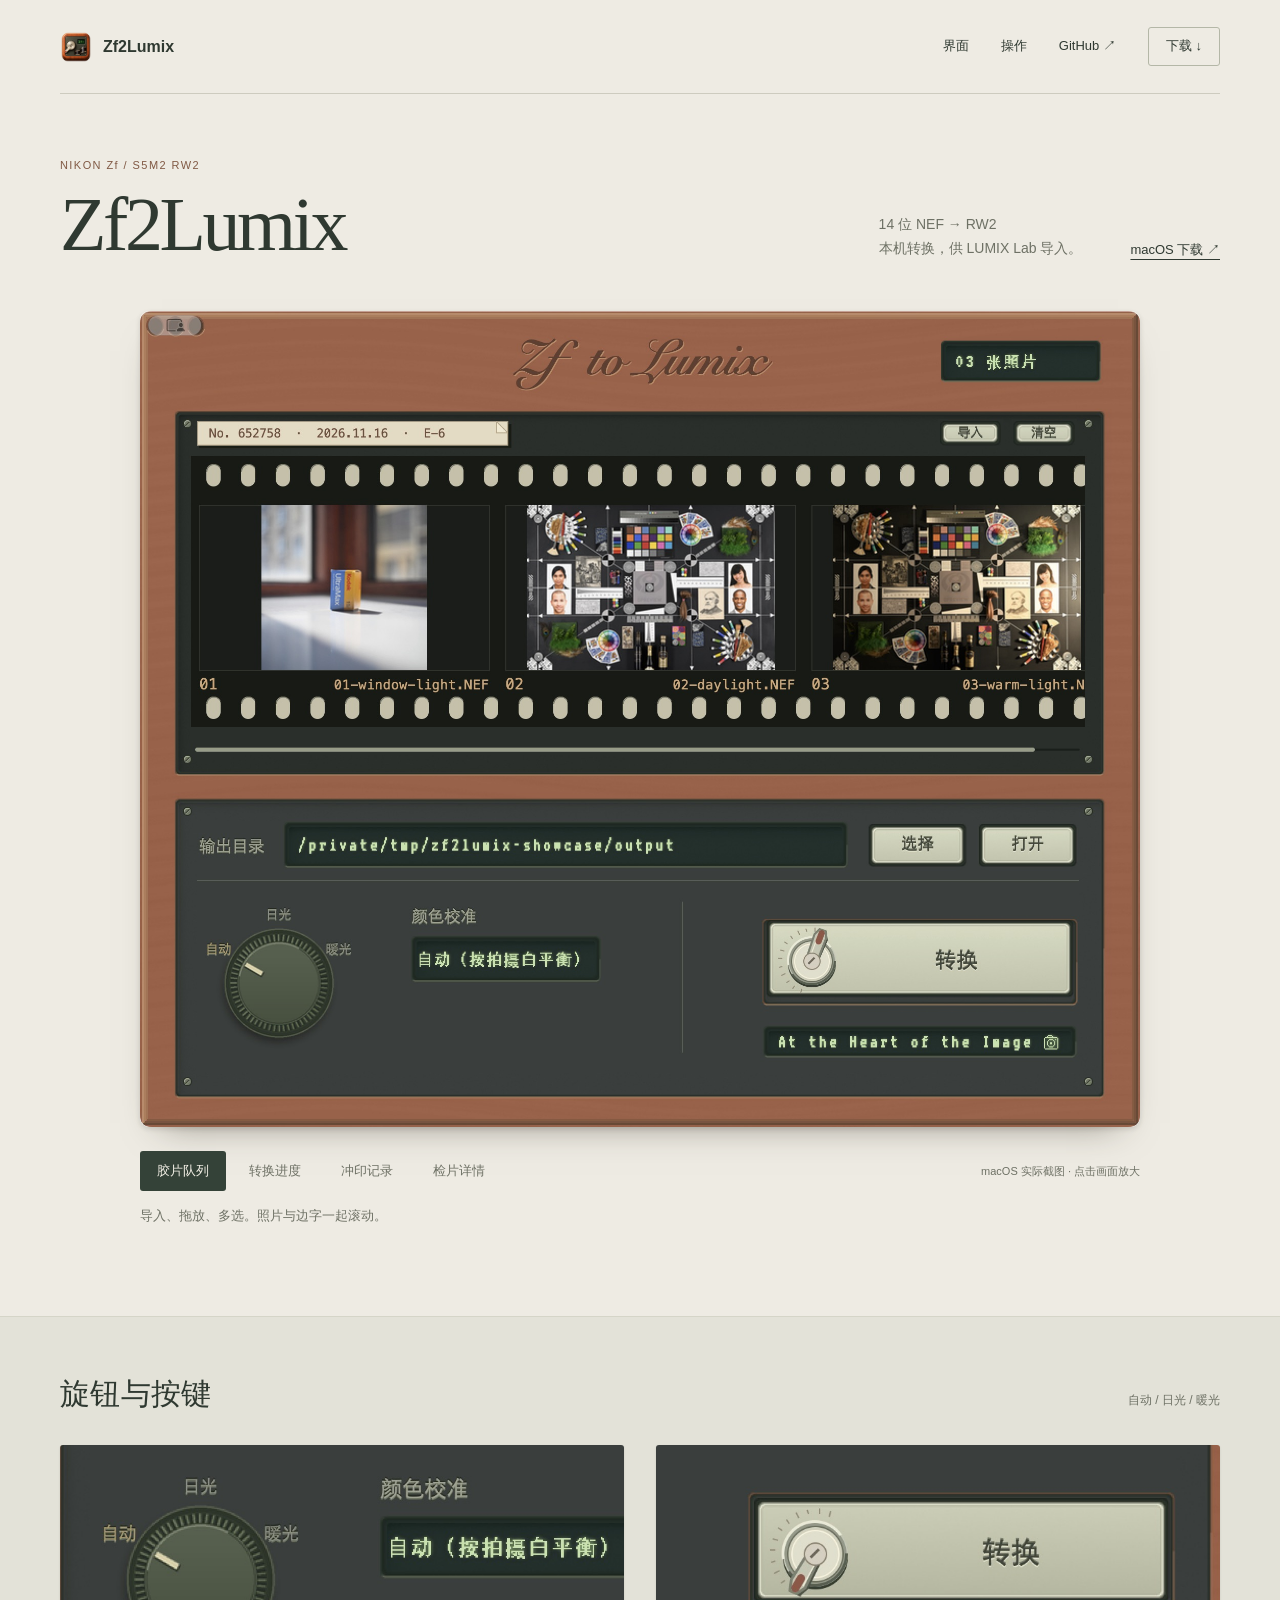
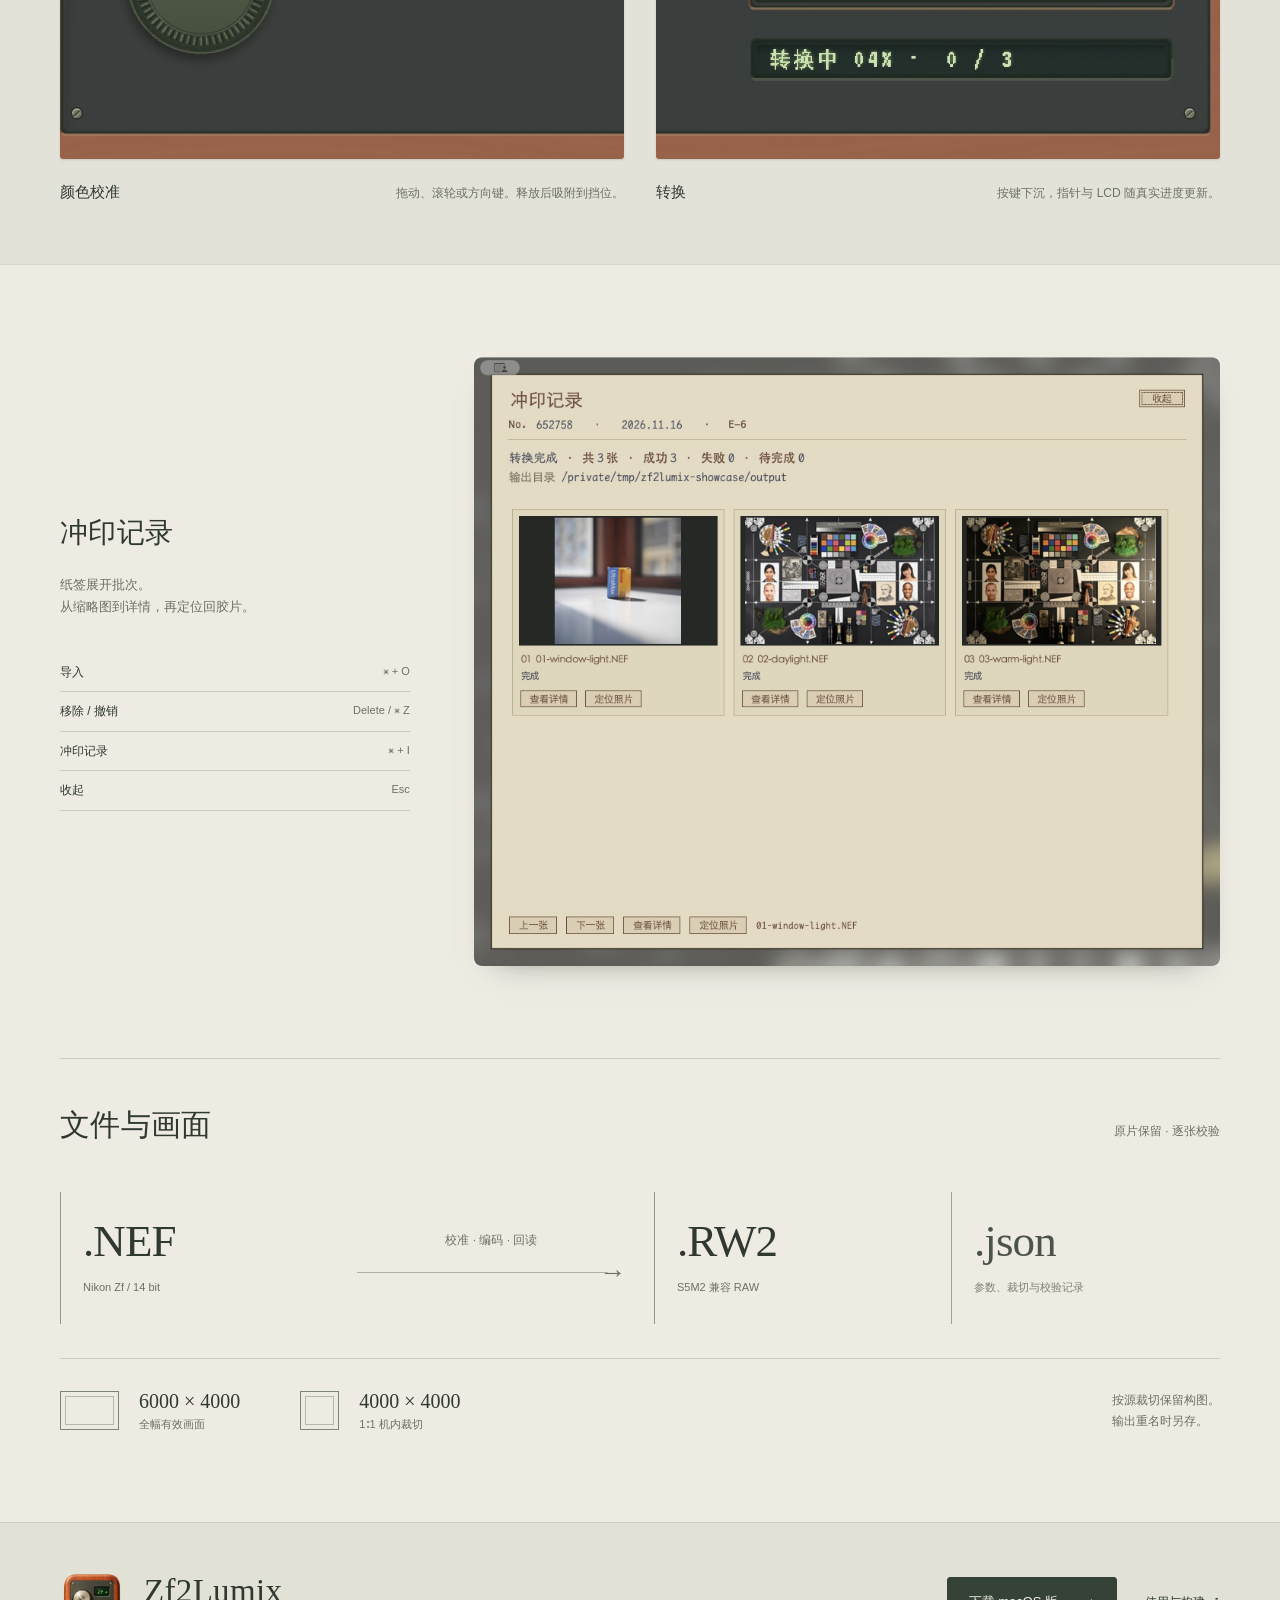
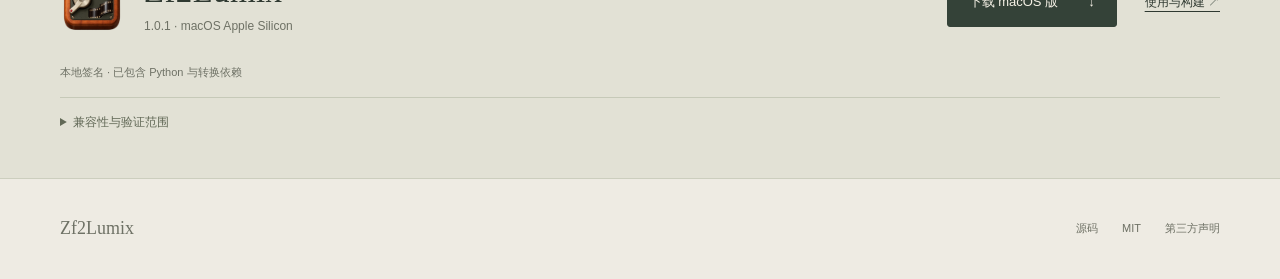
<file: docs/index.html>
<!doctype html>
<html lang="zh-CN">
<head>
  <meta charset="utf-8">
  <meta name="viewport" content="width=device-width, initial-scale=1">
  <meta name="theme-color" content="#eeebe3">
  <meta name="description" content="Zf2Lumix 将 Nikon Zf 的 14 位 NEF 转为 S5M2 兼容 RW2。浏览真实桌面界面、胶片队列、校准旋钮与纸质检片记录。">
  <meta property="og:title" content="Zf2Lumix">
  <meta property="og:description" content="Nikon Zf · 14-bit NEF → S5M2-compatible RW2">
  <meta property="og:image" content="https://jay201368.github.io/zf2lumix/assets/interface.png">
  <meta property="og:type" content="website">
  <link rel="icon" href="assets/icon.png">
  <link rel="stylesheet" href="style.css">
  <title>Zf2Lumix · 界面与操作</title>
  <script src="showcase.js" defer></script>
</head>
<body>
  <a class="skip-link" href="#interface">跳到界面展示</a>
  <header class="site-header wrap">
    <a class="brand" href="#top" aria-label="Zf2Lumix 首页"><img src="assets/icon.png" width="32" height="32" alt="">Zf2Lumix</a>
    <nav aria-label="主导航">
      <a href="#interface">界面</a>
      <a href="#controls">操作</a>
      <a href="https://github.com/JAY201368/zf2lumix">GitHub <span aria-hidden="true">↗</span></a>
      <a class="nav-download" href="#download">下载 <span aria-hidden="true">↓</span></a>
    </nav>
  </header>

  <main id="top">
    <section class="intro wrap" aria-labelledby="product-title">
      <div class="intro-title">
        <p class="eyebrow">NIKON Zf / S5M2 RW2</p>
        <h1 id="product-title">Zf2Lumix</h1>
      </div>
      <div class="intro-notes">
        <p>14 位 NEF → RW2<br>本机转换，供 LUMIX Lab 导入。</p>
        <a class="text-link" href="https://github.com/JAY201368/zf2lumix/releases/latest">macOS 下载 <span aria-hidden="true">↗</span></a>
      </div>
    </section>

    <section class="interface wrap" id="interface" aria-label="实际界面展示">
      <div class="screen-stage">
        <a id="screen-link" href="assets/interface.png" target="_blank" rel="noopener" aria-label="打开胶片队列原图">
          <img id="screen" src="assets/interface.png" width="1960" height="1600" alt="Zf2Lumix 胶片队列，包含照片、输出目录、颜色校准旋钮和转换键" fetchpriority="high">
        </a>
      </div>
      <div class="screen-controls">
        <div class="view-selector" role="group" aria-label="切换界面截图">
          <button type="button" data-view="interface" aria-pressed="true">胶片队列</button>
          <button type="button" data-view="converting" aria-pressed="false">转换进度</button>
          <button type="button" data-view="records" aria-pressed="false">冲印记录</button>
          <button type="button" data-view="detail" aria-pressed="false">检片详情</button>
        </div>
        <p class="capture-note">macOS 实际截图 <span aria-hidden="true">·</span> 点击画面放大</p>
      </div>
      <p id="view-caption" class="view-caption" aria-live="polite">导入、拖放、多选。照片与边字一起滚动。</p>
      <noscript><p class="view-caption"><a href="assets/converting.png">转换进度</a> · <a href="assets/records.png">冲印记录</a> · <a href="assets/detail.png">检片详情</a></p></noscript>
    </section>

    <section class="controls-section" id="controls" aria-labelledby="controls-title">
      <div class="wrap">
        <div class="section-heading">
          <h2 id="controls-title">旋钮与按键</h2>
          <p>自动 / 日光 / 暖光</p>
        </div>
        <div class="control-pair">
          <figure>
            <div class="control-image dial" role="img" aria-label="实际界面中的三挡颜色校准旋钮与点阵显示"></div>
            <figcaption><h3>颜色校准</h3><p>拖动、滚轮或方向键。释放后吸附到挡位。</p></figcaption>
          </figure>
          <figure>
            <div class="control-image timer" role="img" aria-label="实际转换中的机械指针、下沉按键与进度显示"></div>
            <figcaption><h3>转换</h3><p>按键下沉，指针与 LCD 随真实进度更新。</p></figcaption>
          </figure>
        </div>
      </div>
    </section>

    <section class="records-section wrap" aria-labelledby="records-title">
      <div class="records-copy">
        <h2 id="records-title">冲印记录</h2>
        <p>纸签展开批次。<br>从缩略图到详情，再定位回胶片。</p>
        <dl class="shortcut-list">
          <div><dt>导入</dt><dd>⌘ + O</dd></div>
          <div><dt>移除 / 撤销</dt><dd>Delete / ⌘ Z</dd></div>
          <div><dt>冲印记录</dt><dd>⌘ + I</dd></div>
          <div><dt>收起</dt><dd>Esc</dd></div>
        </dl>
      </div>
      <a class="paper-screen" href="assets/records.png" target="_blank" rel="noopener" aria-label="放大冲印记录截图">
        <img src="assets/records.png" width="1960" height="1600" alt="全窗纸质登记页与三列照片清单" loading="lazy">
      </a>
    </section>

    <section class="files-section wrap" aria-labelledby="files-title">
      <div class="section-heading"><h2 id="files-title">文件与画面</h2><p>原片保留 · 逐张校验</p></div>
      <div class="file-flow" aria-label="NEF 输入经校准、编码和回读生成 RW2 与 JSON">
        <div class="file-label"><span class="file-extension">.NEF</span><span>Nikon Zf / 14 bit</span></div>
        <div class="flow-middle"><span>校准 · 编码 · 回读</span><span class="flow-line" aria-hidden="true">→</span></div>
        <div class="file-label"><span class="file-extension">.RW2</span><span>S5M2 兼容 RAW</span></div>
        <div class="file-label audit-file"><span class="file-extension">.json</span><span>参数、裁切与校验记录</span></div>
      </div>
      <div class="format-row">
        <div><span class="frame-ratio landscape" aria-hidden="true"></span><span><strong>6000 × 4000</strong><small>全幅有效画面</small></span></div>
        <div><span class="frame-ratio square" aria-hidden="true"></span><span><strong>4000 × 4000</strong><small>1∶1 机内裁切</small></span></div>
        <p>按源裁切保留构图。<br>输出重名时另存。</p>
      </div>
    </section>

    <section class="download-section" id="download" aria-labelledby="download-title">
      <div class="wrap download-inner">
        <div class="download-title"><img src="assets/icon.png" width="64" height="64" alt=""><div><h2 id="download-title">Zf2Lumix</h2><p>1.0.1 · macOS Apple Silicon</p></div></div>
        <div class="download-actions"><a class="download-button" href="https://github.com/JAY201368/zf2lumix/releases/latest">下载 macOS 版 <span aria-hidden="true">↓</span></a><a href="https://github.com/JAY201368/zf2lumix/blob/main/docs/guide.md">使用与构建 <span aria-hidden="true">↗</span></a></div>
        <p class="release-note">本地签名 · 已包含 Python 与转换依赖</p>
        <details>
          <summary>兼容性与验证范围</summary>
          <p>支持 Nikon Zf 的 14 位 RGGB NEF。输出磁盘需支持硬链接，macOS 建议本地 APFS。既有 LUMIX Lab 对照覆盖 ISO800 标准格调样本。内嵌预览由 LibRaw 生成。</p>
          <a href="https://github.com/JAY201368/zf2lumix/blob/main/docs/guide.md#兼容性与验证范围">查看完整说明 ↗</a>
        </details>
      </div>
    </section>
  </main>
  <footer class="wrap site-footer"><span>Zf2Lumix</span><div><a href="https://github.com/JAY201368/zf2lumix">源码</a><a href="https://github.com/JAY201368/zf2lumix/blob/main/LICENSE">MIT</a><a href="https://github.com/JAY201368/zf2lumix/blob/main/converter/THIRD_PARTY_NOTICES.md">第三方声明</a></div></footer>
</body>
</html>
</file>
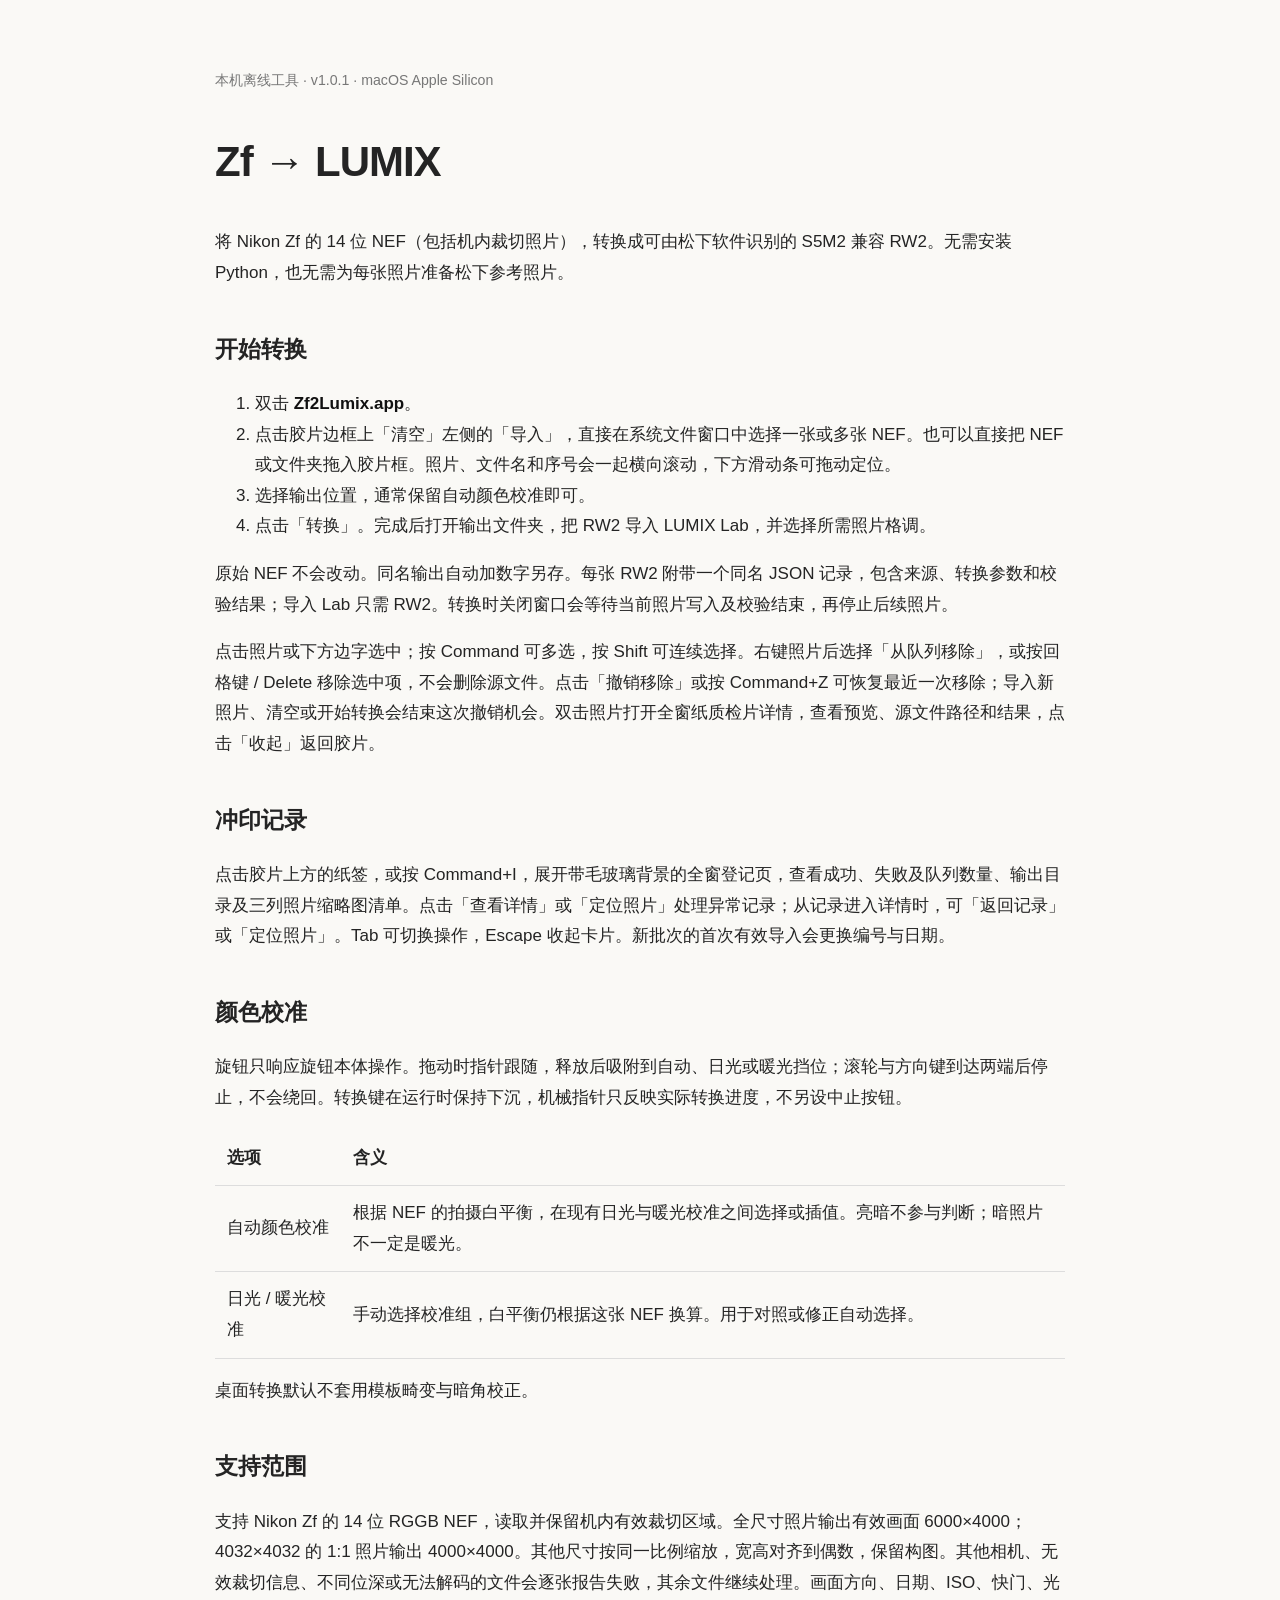
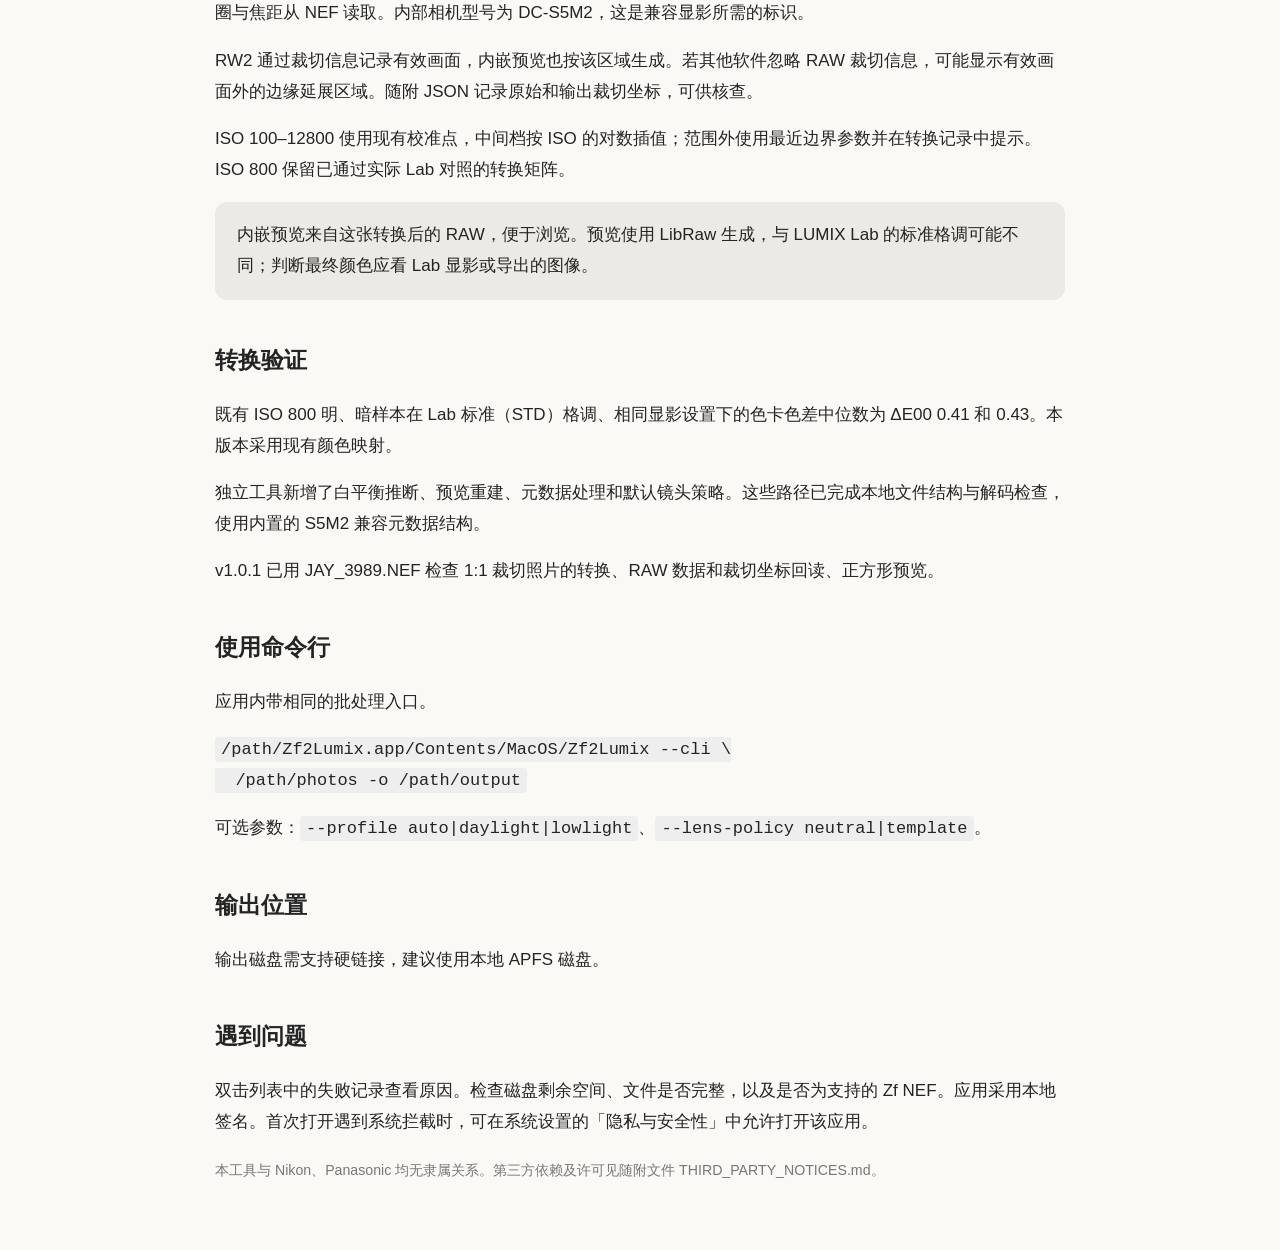
<file: converter/使用说明.html>
<!doctype html><html lang="zh-CN"><meta charset="utf-8"><title>Zf2Lumix 使用说明</title>
<style>body{font:17px/1.8 -apple-system,BlinkMacSystemFont,sans-serif;max-width:850px;margin:65px auto;padding:0 30px;color:#242424;background:#faf9f6}h1{font-size:42px;letter-spacing:-1px}h2{margin-top:40px;font-size:23px}strong{color:#111}code{background:#eee;padding:3px 6px;border-radius:4px}table{border-collapse:collapse;width:100%}td,th{text-align:left;border-bottom:1px solid #ddd;padding:12px}small{color:#777}.note{padding:18px 22px;background:#eceae4;border-radius:12px}</style>
<small>本机离线工具 · v1.0.1 · macOS Apple Silicon</small><h1>Zf → LUMIX</h1>
<p>将 Nikon Zf 的 14 位 NEF（包括机内裁切照片），转换成可由松下软件识别的 S5M2 兼容 RW2。无需安装 Python，也无需为每张照片准备松下参考照片。</p>
<h2>开始转换</h2><ol><li>双击 <strong>Zf2Lumix.app</strong>。</li><li>点击胶片边框上「清空」左侧的「导入」，直接在系统文件窗口中选择一张或多张 NEF。也可以直接把 NEF 或文件夹拖入胶片框。照片、文件名和序号会一起横向滚动，下方滑动条可拖动定位。</li><li>选择输出位置，通常保留自动颜色校准即可。</li><li>点击「转换」。完成后打开输出文件夹，把 RW2 导入 LUMIX Lab，并选择所需照片格调。</li></ol>
<p>原始 NEF 不会改动。同名输出自动加数字另存。每张 RW2 附带一个同名 JSON 记录，包含来源、转换参数和校验结果；导入 Lab 只需 RW2。转换时关闭窗口会等待当前照片写入及校验结束，再停止后续照片。</p>
<p>点击照片或下方边字选中；按 Command 可多选，按 Shift 可连续选择。右键照片后选择「从队列移除」，或按回格键 / Delete 移除选中项，不会删除源文件。点击「撤销移除」或按 Command+Z 可恢复最近一次移除；导入新照片、清空或开始转换会结束这次撤销机会。双击照片打开全窗纸质检片详情，查看预览、源文件路径和结果，点击「收起」返回胶片。</p>
<h2>冲印记录</h2><p>点击胶片上方的纸签，或按 Command+I，展开带毛玻璃背景的全窗登记页，查看成功、失败及队列数量、输出目录及三列照片缩略图清单。点击「查看详情」或「定位照片」处理异常记录；从记录进入详情时，可「返回记录」或「定位照片」。Tab 可切换操作，Escape 收起卡片。新批次的首次有效导入会更换编号与日期。</p><h2>颜色校准</h2><p>旋钮只响应旋钮本体操作。拖动时指针跟随，释放后吸附到自动、日光或暖光挡位；滚轮与方向键到达两端后停止，不会绕回。转换键在运行时保持下沉，机械指针只反映实际转换进度，不另设中止按钮。</p><table><tr><th>选项</th><th>含义</th></tr><tr><td>自动颜色校准</td><td>根据 NEF 的拍摄白平衡，在现有日光与暖光校准之间选择或插值。亮暗不参与判断；暗照片不一定是暖光。</td></tr><tr><td>日光 / 暖光校准</td><td>手动选择校准组，白平衡仍根据这张 NEF 换算。用于对照或修正自动选择。</td></tr></table><p>桌面转换默认不套用模板畸变与暗角校正。</p>
<h2>支持范围</h2><p>支持 Nikon Zf 的 14 位 RGGB NEF，读取并保留机内有效裁切区域。全尺寸照片输出有效画面 6000×4000；4032×4032 的 1:1 照片输出 4000×4000。其他尺寸按同一比例缩放，宽高对齐到偶数，保留构图。其他相机、无效裁切信息、不同位深或无法解码的文件会逐张报告失败，其余文件继续处理。画面方向、日期、ISO、快门、光圈与焦距从 NEF 读取。内部相机型号为 DC-S5M2，这是兼容显影所需的标识。</p>
<p>RW2 通过裁切信息记录有效画面，内嵌预览也按该区域生成。若其他软件忽略 RAW 裁切信息，可能显示有效画面外的边缘延展区域。随附 JSON 记录原始和输出裁切坐标，可供核查。</p>
<p>ISO 100–12800 使用现有校准点，中间档按 ISO 的对数插值；范围外使用最近边界参数并在转换记录中提示。ISO 800 保留已通过实际 Lab 对照的转换矩阵。</p>
<div class="note">内嵌预览来自这张转换后的 RAW，便于浏览。预览使用 LibRaw 生成，与 LUMIX Lab 的标准格调可能不同；判断最终颜色应看 Lab 显影或导出的图像。</div>
<h2>转换验证</h2><p>既有 ISO 800 明、暗样本在 Lab 标准（STD）格调、相同显影设置下的色卡色差中位数为 ΔE00 0.41 和 0.43。本版本采用现有颜色映射。</p><p>独立工具新增了白平衡推断、预览重建、元数据处理和默认镜头策略。这些路径已完成本地文件结构与解码检查，使用内置的 S5M2 兼容元数据结构。</p>
<p>v1.0.1 已用 JAY_3989.NEF 检查 1:1 裁切照片的转换、RAW 数据和裁切坐标回读、正方形预览。</p>
<h2>使用命令行</h2><p>应用内带相同的批处理入口。</p><pre><code>/path/Zf2Lumix.app/Contents/MacOS/Zf2Lumix --cli \
  /path/photos -o /path/output</code></pre><p>可选参数：<code>--profile auto|daylight|lowlight</code>、<code>--lens-policy neutral|template</code>。</p>
<h2>输出位置</h2><p>输出磁盘需支持硬链接，建议使用本地 APFS 磁盘。</p><h2>遇到问题</h2><p>双击列表中的失败记录查看原因。检查磁盘剩余空间、文件是否完整，以及是否为支持的 Zf NEF。应用采用本地签名。首次打开遇到系统拦截时，可在系统设置的「隐私与安全性」中允许打开该应用。</p>
<small>本工具与 Nikon、Panasonic 均无隶属关系。第三方依赖及许可见随附文件 THIRD_PARTY_NOTICES.md。</small></html>
</file>
<file: docs/style.css>
:root {
  color-scheme: light;
  --paper: #eeebe3;
  --ink: #2f3931;
  --muted: #6e7165;
  --line: #cdcbbf;
  --wood: #805944;
  --serif: 'Baskerville', 'Songti SC', 'Noto Serif CJK SC', serif;
  --sans: 'Helvetica Neue', 'PingFang SC', 'Microsoft YaHei', sans-serif;
}
* { box-sizing: border-box; }
html { scroll-behavior: smooth; scroll-padding-top: 28px; }
body { margin: 0; background: var(--paper); color: var(--ink); font: 15px/1.7 var(--sans); -webkit-font-smoothing: antialiased; }
a { color: inherit; text-decoration-thickness: 1px; text-underline-offset: 5px; }
button, a { -webkit-tap-highlight-color: transparent; }
a:hover { color: var(--wood); }
:focus-visible { outline: 2px solid var(--wood); outline-offset: 6px; }
img { display: block; max-width: 100%; height: auto; }
button { font: inherit; }
.wrap { width: min(1160px, calc(100% - 96px)); margin-inline: auto; }
.site-header { height: 94px; display: flex; align-items: center; justify-content: space-between; border-bottom: 1px solid var(--line); }
.brand { display: inline-flex; align-items: center; gap: 11px; font-size: 16px; font-weight: 600; text-decoration: none; }
.site-header nav { display: flex; align-items: center; gap: 32px; font-size: 13px; }
.site-header nav a { text-decoration: none; }
.nav-download { padding: 7px 17px; border: 1px solid #b4b7a7; border-radius: 3px; }
.skip-link { position: absolute; left: 20px; top: -100px; padding: 8px 16px; background: var(--paper); z-index: 2; }
.skip-link:focus { top: 10px; }
.intro { padding: 62px 0 46px; display: flex; align-items: end; justify-content: space-between; gap: 32px; }
.eyebrow { margin: 0 0 8px; color: var(--wood); font-size: 11px; letter-spacing: .13em; }
h1 { font: 400 clamp(48px, 6vw, 76px)/1.08 var(--serif); letter-spacing: -.045em; margin: 0; }
.intro-notes { display: flex; align-items: end; gap: 48px; padding-bottom: 4px; }
.intro-notes p { margin: 0; font-size: 14px; color: var(--muted); }
.text-link { font-size: 13px; white-space: nowrap; }
.screen-stage { max-width: 1000px; margin: 0 auto; }
.screen-stage img { width: 100%; border-radius: 9px; box-shadow: 0 18px 35px -22px #302a1f85, 0 2px 5px #312c2226; }
.screen-stage a { display: block; border-radius: 9px; cursor: zoom-in; }
.screen-controls { max-width: 1000px; margin: 24px auto 0; display: flex; align-items: center; justify-content: space-between; gap: 20px; }
.view-selector { display: flex; flex-wrap: wrap; gap: 6px; }
.view-selector button { border: 1px solid transparent; border-radius: 3px; padding: 8px 16px; color: var(--muted); background: transparent; cursor: pointer; font-size: 13px; transition: background .18s, color .18s; }
.view-selector button:hover { color: var(--ink); background: #deded2; }
.view-selector button[aria-pressed='true'] { color: #f3f0e6; background: #344238; }
.capture-note { color: var(--muted); font-size: 11px; margin: 0; }
.view-caption { max-width: 1000px; margin: 14px auto 0; font-size: 13px; color: var(--muted); min-height: 23px; }
.interface { padding-bottom: 88px; }
h2 { font: 400 30px/1.4 var(--serif); letter-spacing: .01em; margin: 0; }
.section-heading { display: flex; align-items: baseline; justify-content: space-between; gap: 20px; margin-bottom: 30px; }
.section-heading p { color: var(--muted); margin: 0; font-size: 12px; }
.controls-section { background: #e3e2d8; padding: 56px 0 60px; border-block: 1px solid #d5d5c8; }
.control-pair { display: grid; grid-template-columns: 1fr 1fr; gap: 32px; }
figure { margin: 0; }
.control-image { aspect-ratio: 1.8; background-repeat: no-repeat; background-color: #363d39; border-radius: 3px; box-shadow: 0 1px 2px #23312526; }
.dial { background-image: url('assets/interface.png'); background-size: 240%; background-position: 6% 98%; }
.timer { background-image: url('assets/converting.png'); background-size: 240%; background-position: 95% 98%; }
figcaption { padding-top: 20px; display: flex; justify-content: space-between; gap: 15px; align-items: baseline; }
h3 { font: 500 15px/1.7 var(--sans); margin: 0; white-space: nowrap; }
figcaption p { font-size: 12px; color: var(--muted); margin: 0; }
.records-section { display: grid; grid-template-columns: .75fr 1.6fr; align-items: center; gap: 64px; padding-block: 92px; }
.records-copy h2 { font-size: 28px; }
.records-copy > p { margin: 22px 0 35px; color: var(--muted); font-size: 13px; }
.shortcut-list { margin: 0; font-size: 12px; }
.shortcut-list > div { display: flex; gap: 15px; justify-content: space-between; padding: 9px 0; border-bottom: 1px solid var(--line); }
.shortcut-list dd { margin: 0; color: var(--muted); font-size: 11px; }
.paper-screen { display: block; cursor: zoom-in; }
.paper-screen img { box-shadow: 0 15px 30px -23px #26261c90; border-radius: 5px; }
.files-section { padding: 0 0 88px; }
.files-section .section-heading { padding-top: 45px; border-top: 1px solid var(--line); }
.file-flow { display: grid; grid-template-columns: 1fr 1fr 1fr 1fr; gap: 28px; padding: 16px 0 34px; align-items: center; }
.file-label { min-height: 132px; padding: 16px 22px; border-left: 1px solid #919780; display: flex; flex-direction: column; gap: 2px; }
.file-extension { font: 400 45px/1.5 var(--serif); letter-spacing: -.02em; }
.file-label > span:last-child { font-size: 11px; color: var(--muted); }
.flow-middle { display: flex; flex-direction: column; align-items: center; color: var(--muted); font-size: 12px; }
.flow-line { position: relative; display: block; width: 100%; text-align: right; font: 27px/1 var(--serif); margin-top: 8px; }
.flow-line::before { content: ''; position: absolute; top: 50%; left: 0; right: 18px; height: 1px; background: #b0b3a1; }
.audit-file { opacity: .85; }
.format-row { display: flex; align-items: center; gap: 60px; border-top: 1px solid var(--line); padding-top: 28px; }
.format-row > div { display: flex; align-items: center; gap: 20px; }
.frame-ratio { height: 39px; width: 59px; display: block; border: 1px solid #7d8774; box-shadow: inset 0 0 0 4px var(--paper), inset 0 0 0 5px #b5b9a9; }
.frame-ratio.square { width: 39px; }
.format-row strong { display: block; font: 400 20px/1.4 var(--serif); }
.format-row small { display: block; font-size: 11px; color: var(--muted); }
.format-row p { font-size: 12px; color: var(--muted); margin: 0 0 0 auto; }
.download-section { padding: 45px 0; background: #e2e1d5; border-block: 1px solid #cccebe; }
.download-inner { display: grid; grid-template-columns: 1fr 1fr; column-gap: 80px; }
.download-title { display: flex; gap: 20px; align-items: center; }
.download-title h2 { font-size: 33px; }
.download-title p { margin: 2px 0 0; font-size: 12px; color: var(--muted); }
.download-actions { display: flex; align-items: center; justify-content: flex-end; gap: 28px; font-size: 12px; }
.download-button { display: inline-flex; align-items: center; justify-content: space-between; gap: 30px; padding: 13px 21px; background: #344238; color: #f5f1e6; border: 1px solid #344238; border-radius: 3px; text-decoration: none; font-size: 13px; }
.download-button:hover { background: #455344; color: #fff; }
.release-note { grid-column: 1 / -1; margin: 27px 0 15px; color: var(--muted); font-size: 11px; }
details { grid-column: 1 / -1; font-size: 12px; color: #626957; border-top: 1px solid #c6c9b8; padding-top: 14px; }
summary { cursor: pointer; width: fit-content; }
details p { max-width: 870px; margin: 16px 0; }
.site-footer { display: flex; align-items: center; justify-content: space-between; min-height: 100px; font-size: 11px; color: var(--muted); }
.site-footer > span { font: 18px var(--serif); }
.site-footer div { display: flex; gap: 24px; }
.site-footer a { text-decoration: none; }
@media (min-width: 1500px) { .wrap { width: min(1280px, calc(100% - 120px)); } }
@media (max-width: 900px) {
  .wrap { width: calc(100% - 48px); }
  .intro-notes { display: block; }
  .intro-notes .text-link { display: inline-block; margin-top: 12px; }
  .capture-note { display: none; }
  .records-section { grid-template-columns: 1fr 1.4fr; gap: 28px; }
  figcaption { display: block; }
  figcaption p { margin-top: 5px; }
  .format-row { gap: 25px; }
  .download-inner { gap: 20px; }
  .download-actions { gap: 16px; }
}
@media (max-width: 600px) {
  .wrap { width: calc(100% - 36px); }
  .site-header { height: 75px; }
  .site-header nav { gap: 17px; font-size: 12px; }
  .site-header nav a:first-child { display: none; }
  .brand { font-size: 14px; gap: 6px; }
  .brand img { width: 27px; }
  .nav-download { padding: 5px 9px; }
  .intro { padding: 38px 0 28px; align-items: start; flex-direction: column; gap: 22px; }
  .intro-notes { display: flex; align-items: end; width: 100%; justify-content: space-between; gap: 15px; }
  .intro-notes p { font-size: 12px; }
  .intro-notes .text-link { font-size: 12px; }
  .eyebrow { font-size: 10px; }
  .screen-controls { margin-top: 17px; }
  .view-selector { gap: 3px; justify-content: space-between; width: 100%; }
  .view-selector button { padding: 7px 9px; font-size: 12px; }
  .view-caption { font-size: 12px; margin-top: 12px; }
  .interface { padding-bottom: 48px; }
  h2 { font-size: 25px; }
  .section-heading { margin-bottom: 22px; }
  .section-heading p { font-size: 11px; }
  .controls-section { padding-block: 35px; }
  .control-pair { gap: 25px; grid-template-columns: 1fr; }
  figcaption { display: flex; padding-top: 12px; }
  figcaption p { max-width: 210px; margin-top: 0; }
  .records-section { grid-template-columns: 1fr; padding-block: 48px; gap: 28px; }
  .records-copy > p { margin: 16px 0 22px; }
  .records-copy h2 { font-size: 25px; }
  .shortcut-list { max-width: 340px; }
  .files-section { padding-bottom: 48px; }
  .files-section .section-heading { padding-top: 30px; }
  .file-flow { grid-template-columns: 1fr 1fr; gap: 20px; padding: 0 0 25px; }
  .file-label { min-height: 108px; padding: 10px 15px; }
  .file-extension { font-size: 38px; }
  .flow-middle { align-items: start; }
  .flow-line { transform: rotate(90deg); width: 45px; margin-left: 5px; }
  .format-row { flex-wrap: wrap; gap: 24px; }
  .format-row > div { gap: 12px; }
  .format-row strong { font-size: 17px; }
  .format-row p { margin: 0; width: 100%; }
  .download-inner { grid-template-columns: 1fr; }
  .download-actions { justify-content: flex-start; gap: 25px; }
  .release-note { margin: 0; }
  .site-footer { min-height: 85px; }
  .site-footer div { gap: 16px; }
}
@media (prefers-reduced-motion: reduce) {
  html { scroll-behavior: auto; }
  *, *::before, *::after { transition: none !important; }
}
</file>
